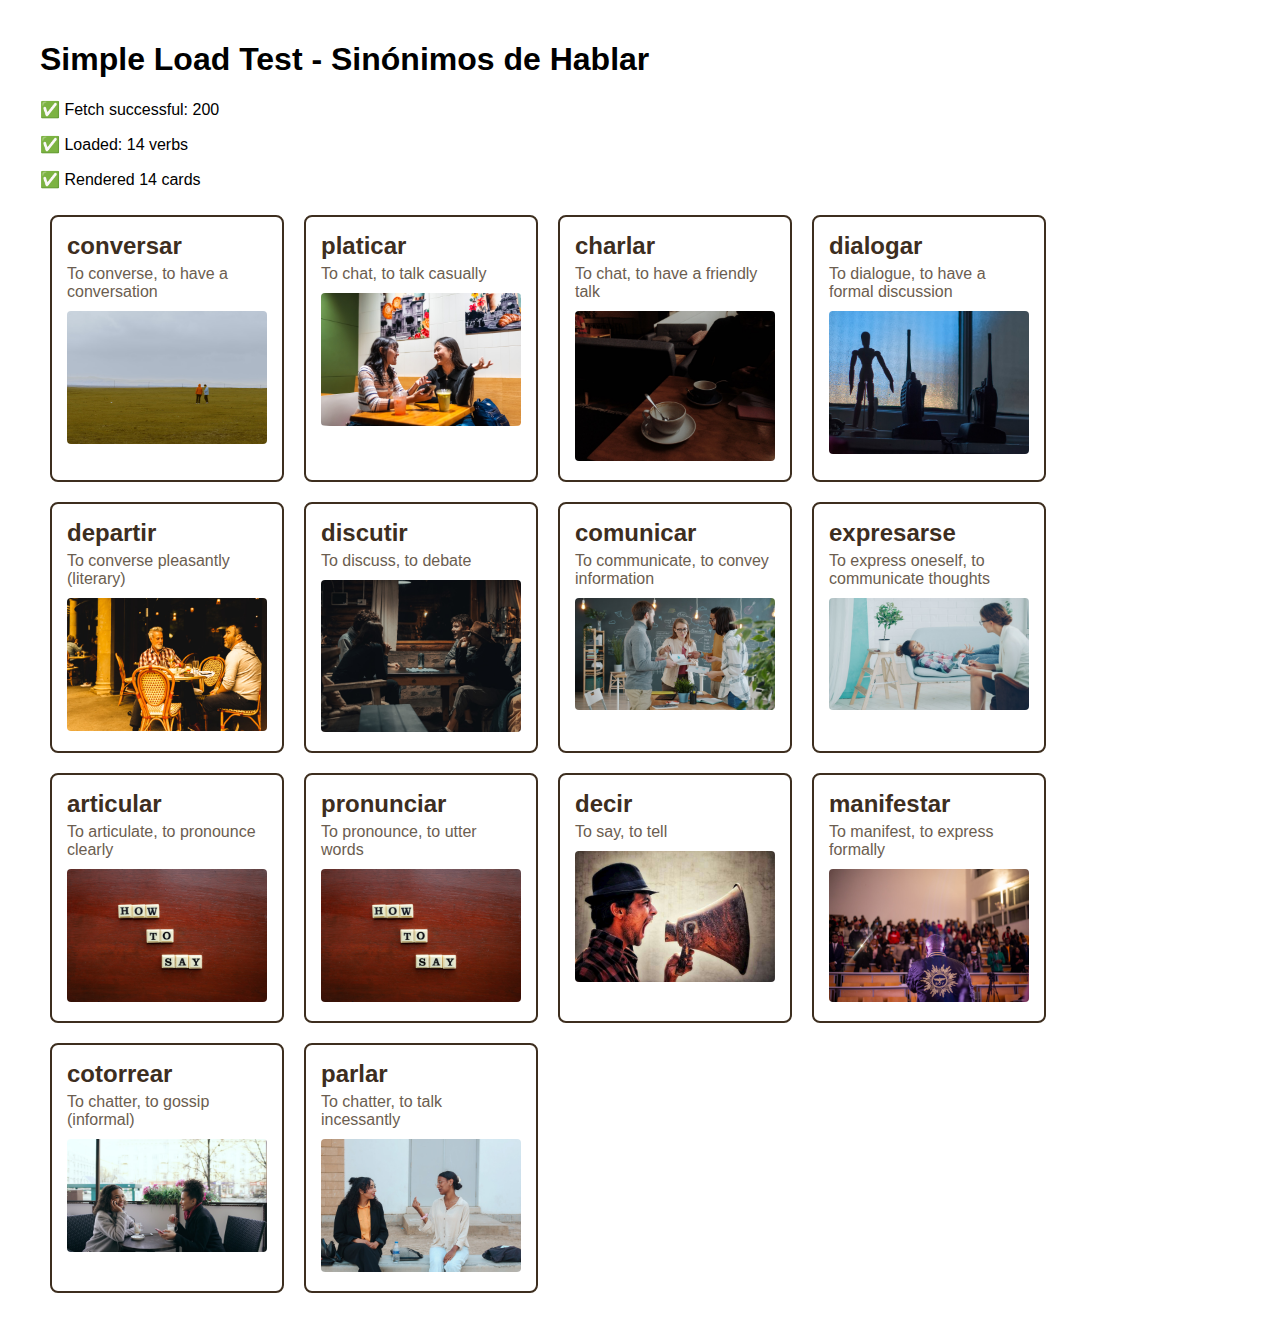
<file: simple-test.html>
<!DOCTYPE html>
<html lang="es">
<head>
    <meta charset="UTF-8">
    <title>Simple Test</title>
    <style>
        body { font-family: Arial; padding: 20px; max-width: 1200px; margin: 0 auto; }
        .card { border: 2px solid #3d2e1f; padding: 15px; margin: 10px; border-radius: 8px; display: inline-block; width: 200px; }
        .verb { font-size: 24px; font-weight: bold; color: #3d2e1f; }
        .def { color: #6b5d4f; margin-top: 5px; }
        img { width: 100%; border-radius: 4px; margin-top: 10px; }
    </style>
</head>
<body>
    <h1>Simple Load Test - Sinónimos de Hablar</h1>
    <div id="status"></div>
    <div id="cards" style="display: flex; flex-wrap: wrap;"></div>

    <script>
        console.log('🧪 Simple test starting...');
        const status = document.getElementById('status');
        const cards = document.getElementById('cards');

        fetch('data/synonyms.json')
            .then(r => {
                console.log('Response status:', r.status);
                status.innerHTML = `<p>✅ Fetch successful: ${r.status}</p>`;
                return r.json();
            })
            .then(data => {
                console.log('Data loaded:', data.length, 'verbs');
                status.innerHTML += `<p>✅ Loaded: ${data.length} verbs</p>`;

                data.forEach(v => {
                    const card = document.createElement('div');
                    card.className = 'card';
                    card.innerHTML = `
                        <div class="verb">${v.verb}</div>
                        <div class="def">${v.quickDefinition}</div>
                        <img src="${v.image}" alt="${v.verb}">
                    `;
                    cards.appendChild(card);
                });

                console.log('✅ Rendered', data.length, 'cards');
                status.innerHTML += `<p>✅ Rendered ${data.length} cards</p>`;
            })
            .catch(err => {
                console.error('❌ Error:', err);
                status.innerHTML = `<p style="color: red;">❌ Error: ${err.message}</p>`;
            });
    </script>
</body>
</html>
</file>
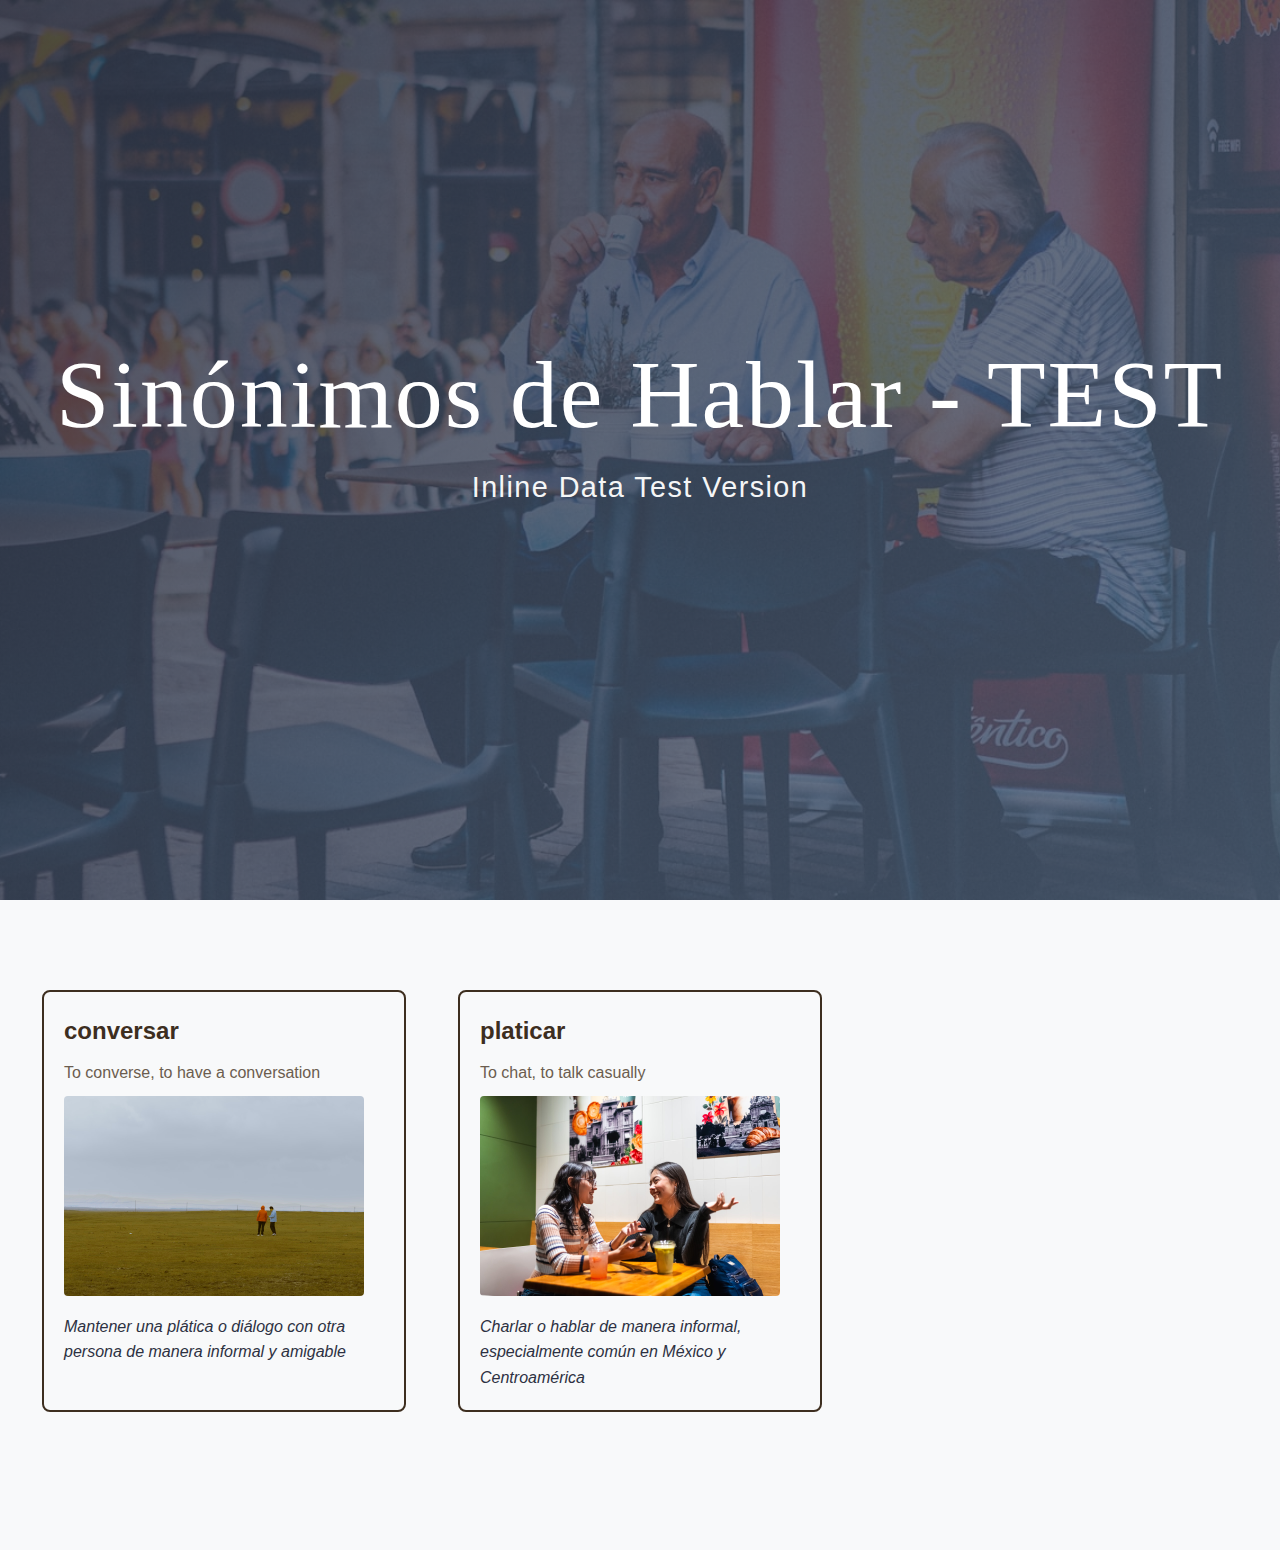
<file: test-inline.html>
<!DOCTYPE html>
<html lang="es">
<head>
    <meta charset="UTF-8">
    <meta name="viewport" content="width=device-width, initial-scale=1.0">
    <title>Inline Test - Sinónimos de Hablar</title>
    <link rel="stylesheet" href="styles/main.css">
</head>
<body>
    <header class="hero">
        <div class="hero-image-container">
            <img id="hero-image" src="assets/images/hero/hero-hablar.jpg" alt="Hablar con el mundo" class="hero-image">
            <div class="hero-overlay"></div>
        </div>
        <div class="hero-content">
            <h1 class="hero-title">Sinónimos de Hablar - TEST</h1>
            <p class="hero-subtitle">Inline Data Test Version</p>
        </div>
    </header>

    <main class="main-content">
        <div class="container">
            <div class="cards-grid" id="cards-grid">
                <!-- Cards will be rendered here -->
            </div>
        </div>
    </main>

    <script>
        // Inline data for testing
        const testData = [
            {
                "verb": "conversar",
                "pronunciation": "con-ver-sar",
                "quickDefinition": "To converse, to have a conversation",
                "definition": "Mantener una plática o diálogo con otra persona de manera informal y amigable",
                "formality": "neutral",
                "context": "cotidiano",
                "regions": ["general"],
                "image": "assets/images/synonyms/conversar.jpg"
            },
            {
                "verb": "platicar",
                "pronunciation": "pla-ti-car",
                "quickDefinition": "To chat, to talk casually",
                "definition": "Charlar o hablar de manera informal, especialmente común en México y Centroamérica",
                "formality": "informal",
                "context": "cotidiano",
                "regions": ["México", "Centroamérica"],
                "image": "assets/images/synonyms/platicar.jpg"
            }
        ];

        console.log('🧪 Inline Test - Starting...');
        console.log(`📊 Test data: ${testData.length} verbs`);

        function renderTestCards() {
            const grid = document.getElementById('cards-grid');
            if (!grid) {
                console.error('❌ Grid not found');
                return;
            }

            console.log('🎨 Rendering cards...');

            testData.forEach(verb => {
                const card = document.createElement('div');
                card.className = 'verb-card';
                card.style.cssText = 'border: 2px solid #3d2e1f; padding: 20px; margin: 10px; border-radius: 8px;';
                card.innerHTML = `
                    <h2 style="color: #3d2e1f; margin: 0 0 10px 0;">${verb.verb}</h2>
                    <p style="color: #6b5d4f; margin: 0;">${verb.quickDefinition}</p>
                    <div style="margin-top: 10px;">
                        <img src="${verb.image}" alt="${verb.verb}" style="width: 100%; max-width: 300px; border-radius: 4px;">
                    </div>
                    <p style="margin-top: 10px; font-style: italic;">${verb.definition}</p>
                `;
                grid.appendChild(card);
            });

            console.log(`✅ Rendered ${testData.length} cards`);
        }

        document.addEventListener('DOMContentLoaded', () => {
            console.log('✅ DOM loaded');
            renderTestCards();
        });
    </script>
</body>
</html>
</file>
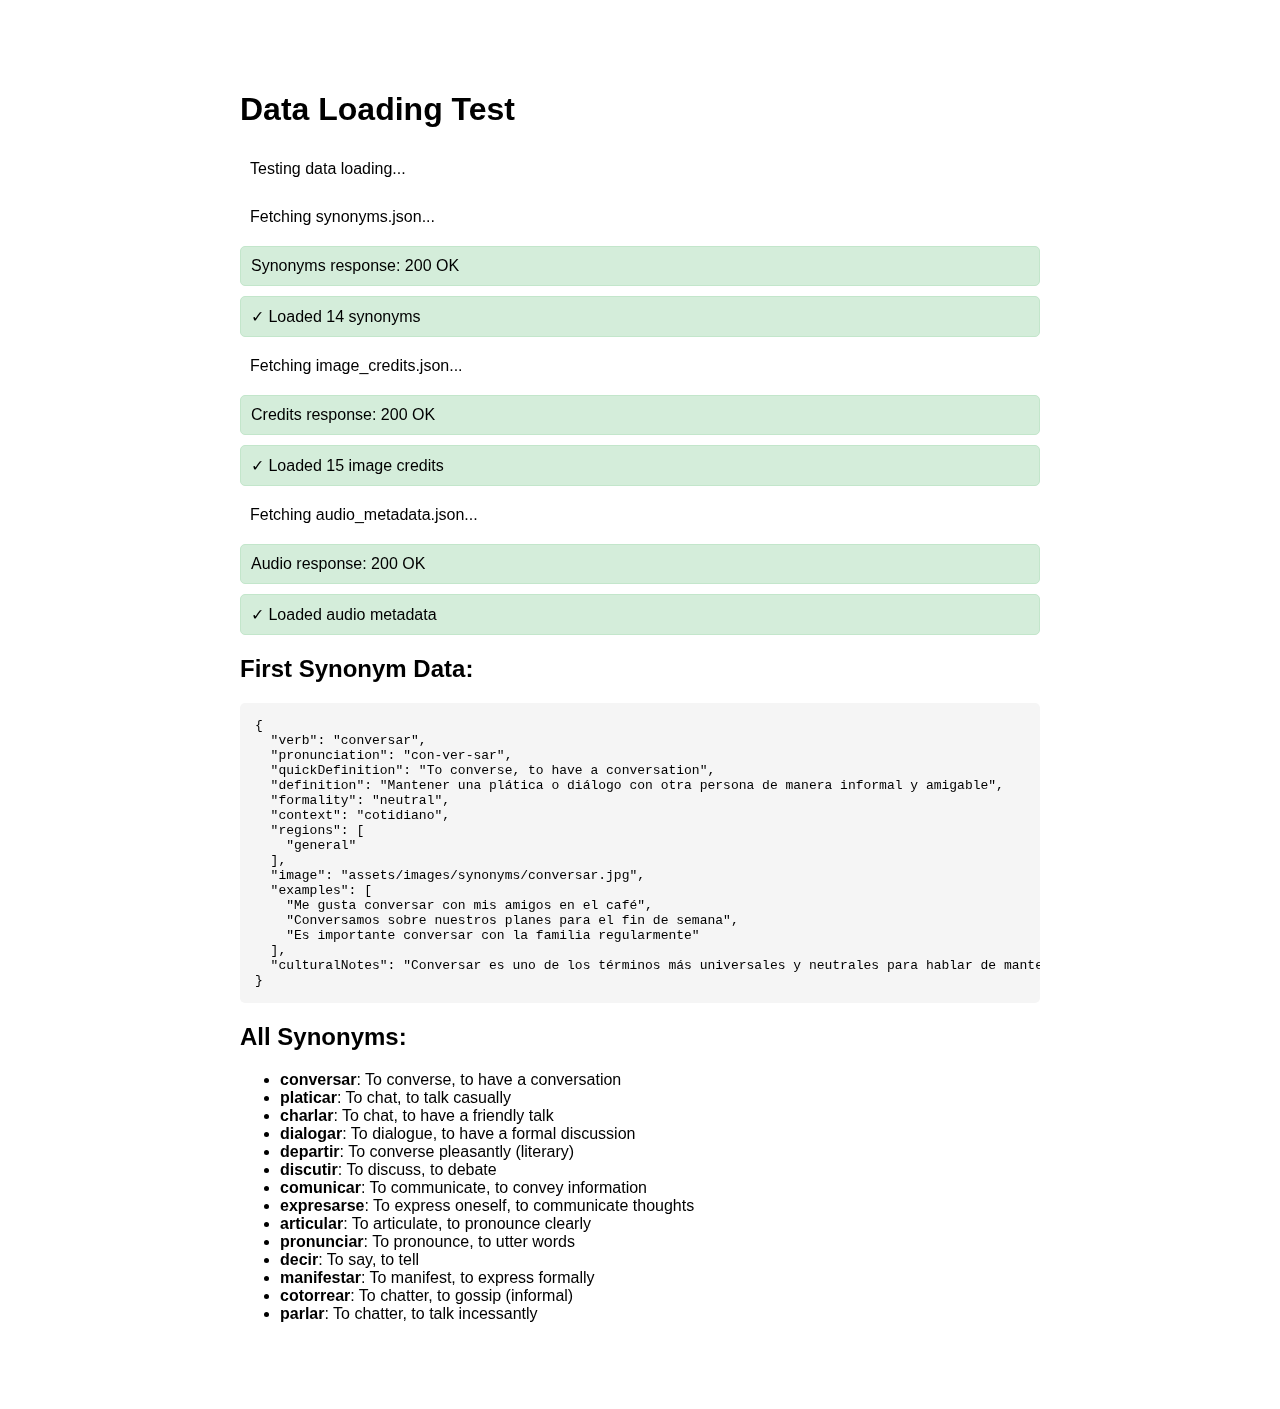
<file: test.html>
<!DOCTYPE html>
<html lang="es">
<head>
    <meta charset="UTF-8">
    <meta name="viewport" content="width=device-width, initial-scale=1.0">
    <title>Debug Test - Sinónimos de Hablar</title>
    <style>
        body {
            font-family: Arial, sans-serif;
            max-width: 800px;
            margin: 50px auto;
            padding: 20px;
        }
        .status {
            padding: 10px;
            margin: 10px 0;
            border-radius: 5px;
        }
        .success { background: #d4edda; border: 1px solid #c3e6cb; }
        .error { background: #f8d7da; border: 1px solid #f5c6cb; }
        pre {
            background: #f5f5f5;
            padding: 15px;
            border-radius: 5px;
            overflow-x: auto;
        }
    </style>
</head>
<body>
    <h1>Data Loading Test</h1>
    <div id="status"></div>
    <div id="results"></div>

    <script>
        const statusDiv = document.getElementById('status');
        const resultsDiv = document.getElementById('results');

        async function testDataLoading() {
            statusDiv.innerHTML = '<div class="status">Testing data loading...</div>';

            try {
                // Test 1: Load synonyms
                statusDiv.innerHTML += '<div class="status">Fetching synonyms.json...</div>';
                const synonymsResponse = await fetch('./src/data/synonyms.json');
                statusDiv.innerHTML += `<div class="status ${synonymsResponse.ok ? 'success' : 'error'}">
                    Synonyms response: ${synonymsResponse.status} ${synonymsResponse.statusText}
                </div>`;

                const synonymsData = await synonymsResponse.json();
                statusDiv.innerHTML += `<div class="status success">
                    ✓ Loaded ${synonymsData.length} synonyms
                </div>`;

                // Test 2: Load image credits
                statusDiv.innerHTML += '<div class="status">Fetching image_credits.json...</div>';
                const creditsResponse = await fetch('./src/data/image_credits.json');
                statusDiv.innerHTML += `<div class="status ${creditsResponse.ok ? 'success' : 'error'}">
                    Credits response: ${creditsResponse.status} ${creditsResponse.statusText}
                </div>`;

                const creditsData = await creditsResponse.json();
                const imageCount = Object.keys(creditsData.images || {}).length;
                statusDiv.innerHTML += `<div class="status success">
                    ✓ Loaded ${imageCount} image credits
                </div>`;

                // Test 3: Load audio metadata
                statusDiv.innerHTML += '<div class="status">Fetching audio_metadata.json...</div>';
                const audioResponse = await fetch('./src/data/audio_metadata.json');
                statusDiv.innerHTML += `<div class="status ${audioResponse.ok ? 'success' : 'error'}">
                    Audio response: ${audioResponse.status} ${audioResponse.statusText}
                </div>`;

                const audioData = await audioResponse.json();
                statusDiv.innerHTML += `<div class="status success">
                    ✓ Loaded audio metadata
                </div>`;

                // Display first synonym
                resultsDiv.innerHTML = `
                    <h2>First Synonym Data:</h2>
                    <pre>${JSON.stringify(synonymsData[0], null, 2)}</pre>

                    <h2>All Synonyms:</h2>
                    <ul>
                        ${synonymsData.map(s => `<li><strong>${s.verb}</strong>: ${s.quickDefinition}</li>`).join('')}
                    </ul>
                `;

            } catch (error) {
                statusDiv.innerHTML += `<div class="status error">
                    ✗ Error: ${error.message}
                </div>`;
                resultsDiv.innerHTML = `<pre>Error details:\n${error.stack}</pre>`;
            }
        }

        // Run test on load
        testDataLoading();
    </script>
</body>
</html>
</file>
<file: styles/main.css>
/* ==========================================
   RESET & BASE STYLES
   ========================================== */
* {
    margin: 0;
    padding: 0;
    box-sizing: border-box;
}

:root {
    /* Sophisticated Color Palette */
    --color-primary: #2d3142;
    --color-secondary: #4f5d75;
    --color-accent: #bfc0c0;
    --color-light: #f8f9fa;
    --color-white: #ffffff;
    --color-overlay: rgba(45, 49, 66, 0.7);

    /* Typography */
    --font-serif: 'Cormorant Garamond', serif;
    --font-sans: 'Inter', sans-serif;

    /* Spacing */
    --spacing-xs: 0.5rem;
    --spacing-sm: 1rem;
    --spacing-md: 2rem;
    --spacing-lg: 3rem;
    --spacing-xl: 5rem;

    /* Transitions */
    --transition-fast: 0.2s ease;
    --transition-medium: 0.4s ease;
    --transition-slow: 0.6s ease;

    /* Shadows */
    --shadow-sm: 0 2px 4px rgba(0, 0, 0, 0.1);
    --shadow-md: 0 4px 12px rgba(0, 0, 0, 0.15);
    --shadow-lg: 0 8px 24px rgba(0, 0, 0, 0.2);

    /* Border Radius */
    --radius-sm: 4px;
    --radius-md: 8px;
    --radius-lg: 16px;
}

html {
    scroll-behavior: smooth;
}

body {
    font-family: var(--font-sans);
    color: var(--color-primary);
    background-color: var(--color-light);
    line-height: 1.6;
    overflow-x: hidden;
}

/* ==========================================
   HERO SECTION
   ========================================== */
.hero {
    position: relative;
    height: 100vh;
    min-height: 600px;
    display: flex;
    align-items: center;
    justify-content: center;
    overflow: hidden;
}

.hero-image-container {
    position: absolute;
    top: 0;
    left: 0;
    width: 100%;
    height: 100%;
}

.hero-image {
    width: 100%;
    height: 100%;
    object-fit: cover;
    animation: kenBurns 20s ease-in-out infinite alternate;
}

@keyframes kenBurns {
    0% {
        transform: scale(1);
    }
    100% {
        transform: scale(1.1);
    }
}

.hero-overlay {
    position: absolute;
    top: 0;
    left: 0;
    width: 100%;
    height: 100%;
    background: linear-gradient(
        135deg,
        rgba(45, 49, 66, 0.85) 0%,
        rgba(79, 93, 117, 0.75) 100%
    );
}

.hero-content {
    position: relative;
    z-index: 2;
    text-align: center;
    color: var(--color-white);
    padding: var(--spacing-md);
    animation: fadeInUp 1s ease-out;
}

@keyframes fadeInUp {
    from {
        opacity: 0;
        transform: translateY(30px);
    }
    to {
        opacity: 1;
        transform: translateY(0);
    }
}

.hero-title {
    font-family: var(--font-serif);
    font-size: clamp(3rem, 8vw, 6rem);
    font-weight: 300;
    letter-spacing: 0.02em;
    margin-bottom: var(--spacing-sm);
    line-height: 1.1;
}

.hero-subtitle {
    font-size: clamp(1.2rem, 3vw, 1.8rem);
    font-weight: 300;
    letter-spacing: 0.05em;
    margin-bottom: var(--spacing-lg);
    opacity: 0.95;
}

.hero-cta {
    margin-top: var(--spacing-lg);
}

.cta-button {
    font-family: var(--font-sans);
    font-size: 1.1rem;
    font-weight: 500;
    padding: 1rem 2.5rem;
    background: var(--color-white);
    color: var(--color-primary);
    border: none;
    border-radius: var(--radius-lg);
    cursor: pointer;
    display: inline-flex;
    align-items: center;
    gap: var(--spacing-xs);
    transition: all var(--transition-medium);
    box-shadow: var(--shadow-md);
}

.cta-button:hover {
    transform: translateY(-2px);
    box-shadow: var(--shadow-lg);
    background: var(--color-light);
}

.cta-button svg {
    transition: transform var(--transition-medium);
}

.cta-button:hover svg {
    transform: translateY(3px);
}

.scroll-indicator {
    position: absolute;
    bottom: var(--spacing-md);
    left: 50%;
    transform: translateX(-50%);
    z-index: 2;
}

.scroll-arrow {
    width: 30px;
    height: 50px;
    border: 2px solid var(--color-white);
    border-radius: 20px;
    position: relative;
}

.scroll-arrow::before {
    content: '';
    position: absolute;
    top: 10px;
    left: 50%;
    transform: translateX(-50%);
    width: 6px;
    height: 6px;
    background: var(--color-white);
    border-radius: 50%;
    animation: scrollAnimation 2s infinite;
}

@keyframes scrollAnimation {
    0%, 100% {
        top: 10px;
        opacity: 1;
    }
    50% {
        top: 30px;
        opacity: 0.3;
    }
}

/* ==========================================
   CONTAINER
   ========================================== */
.container {
    max-width: 1400px;
    margin: 0 auto;
    padding: 0 var(--spacing-md);
}

/* ==========================================
   CONTROLS SECTION
   ========================================== */
.controls {
    background: var(--color-white);
    padding: var(--spacing-lg) 0;
    box-shadow: var(--shadow-sm);
    position: sticky;
    top: 0;
    z-index: 100;
    transition: box-shadow var(--transition-medium);
}

.controls.scrolled {
    box-shadow: var(--shadow-md);
}

.search-bar {
    position: relative;
    margin-bottom: var(--spacing-md);
}

.search-icon {
    position: absolute;
    left: 1.25rem;
    top: 50%;
    transform: translateY(-50%);
    color: var(--color-secondary);
    pointer-events: none;
}

.search-input {
    width: 100%;
    padding: 1rem 1rem 1rem 3rem;
    font-family: var(--font-sans);
    font-size: 1.1rem;
    border: 2px solid var(--color-accent);
    border-radius: var(--radius-md);
    transition: all var(--transition-fast);
    background: var(--color-light);
}

.search-input:focus {
    outline: none;
    border-color: var(--color-secondary);
    background: var(--color-white);
    box-shadow: var(--shadow-sm);
}

.filters {
    display: grid;
    grid-template-columns: repeat(auto-fit, minmax(200px, 1fr));
    gap: var(--spacing-sm);
    align-items: end;
}

.filter-group {
    display: flex;
    flex-direction: column;
    gap: var(--spacing-xs);
}

.filter-label {
    font-size: 0.9rem;
    font-weight: 500;
    color: var(--color-secondary);
    letter-spacing: 0.03em;
}

.filter-select {
    padding: 0.75rem 1rem;
    font-family: var(--font-sans);
    font-size: 1rem;
    border: 2px solid var(--color-accent);
    border-radius: var(--radius-md);
    background: var(--color-light);
    cursor: pointer;
    transition: all var(--transition-fast);
}

.filter-select:hover {
    border-color: var(--color-secondary);
}

.filter-select:focus {
    outline: none;
    border-color: var(--color-primary);
    background: var(--color-white);
}

.reset-button {
    padding: 0.75rem 1.5rem;
    font-family: var(--font-sans);
    font-size: 1rem;
    font-weight: 500;
    background: var(--color-primary);
    color: var(--color-white);
    border: none;
    border-radius: var(--radius-md);
    cursor: pointer;
    display: inline-flex;
    align-items: center;
    gap: var(--spacing-xs);
    transition: all var(--transition-fast);
}

.reset-button:hover {
    background: var(--color-secondary);
    transform: translateY(-1px);
}

/* ==========================================
   MAIN CONTENT
   ========================================== */
.main-content {
    padding: var(--spacing-xl) 0;
    min-height: 60vh;
}

.cards-grid {
    display: grid;
    grid-template-columns: repeat(auto-fill, minmax(350px, 1fr));
    gap: var(--spacing-md);
    margin-bottom: var(--spacing-lg);
}

/* ==========================================
   SYNONYM CARD
   ========================================== */
.synonym-card {
    background: var(--color-white);
    border-radius: var(--radius-lg);
    overflow: hidden;
    box-shadow: var(--shadow-sm);
    transition: all var(--transition-medium);
    cursor: pointer;
    position: relative;
    animation: fadeIn 0.5s ease-out;
}

@keyframes fadeIn {
    from {
        opacity: 0;
        transform: translateY(20px);
    }
    to {
        opacity: 1;
        transform: translateY(0);
    }
}

.synonym-card:hover {
    transform: translateY(-8px);
    box-shadow: var(--shadow-lg);
}

.card-image-container {
    position: relative;
    height: 250px;
    overflow: hidden;
}

.card-image {
    width: 100%;
    height: 100%;
    object-fit: cover;
    transition: transform var(--transition-slow);
}

.synonym-card:hover .card-image {
    transform: scale(1.05);
}

.card-image-overlay {
    position: absolute;
    top: 0;
    left: 0;
    width: 100%;
    height: 100%;
    background: linear-gradient(
        180deg,
        rgba(45, 49, 66, 0) 0%,
        rgba(45, 49, 66, 0.7) 100%
    );
    display: flex;
    align-items: flex-end;
    padding: var(--spacing-md);
    opacity: 0;
    transition: opacity var(--transition-medium);
}

.synonym-card:hover .card-image-overlay {
    opacity: 1;
}

.card-quick-definition {
    color: var(--color-white);
    font-size: 0.95rem;
    line-height: 1.5;
}

.card-content {
    padding: var(--spacing-md);
}

.card-header {
    display: flex;
    justify-content: space-between;
    align-items: flex-start;
    margin-bottom: var(--spacing-sm);
}

.card-verb {
    font-family: var(--font-serif);
    font-size: 2rem;
    font-weight: 500;
    color: var(--color-primary);
    line-height: 1.2;
}

.card-pronunciation {
    display: flex;
    align-items: center;
    gap: 0.5rem;
    font-size: 0.9rem;
    color: var(--color-secondary);
    font-style: italic;
    margin-top: 0.25rem;
}

/* Audio Speaker Button */
.audio-button {
    background: none;
    border: none;
    cursor: pointer;
    padding: 0.25rem;
    display: inline-flex;
    align-items: center;
    justify-content: center;
    color: #4a5568;
    transition: all 0.2s ease;
    border-radius: 50%;
}

.audio-button:hover {
    color: #2d3748;
    background: rgba(0, 0, 0, 0.05);
    transform: scale(1.1);
}

.audio-button:active {
    transform: scale(0.95);
}

.audio-button.playing {
    color: #3182ce;
    animation: pulse 1s ease-in-out infinite;
}

@keyframes pulse {
    0%, 100% { opacity: 1; }
    50% { opacity: 0.5; }
}

.audio-button svg {
    width: 18px;
    height: 18px;
}

/* Example Audio Button */
.example-audio-button {
    background: none;
    border: none;
    cursor: pointer;
    padding: 0.25rem;
    margin-left: 0.5rem;
    display: inline-flex;
    align-items: center;
    color: #718096;
    transition: all 0.2s ease;
    border-radius: 4px;
    vertical-align: middle;
}

.example-audio-button:hover {
    color: #2d3748;
    background: rgba(0, 0, 0, 0.05);
}

.example-audio-button.playing {
    color: #3182ce;
}

.example-audio-button svg {
    width: 16px;
    height: 16px;
}

.card-tags {
    display: flex;
    flex-wrap: wrap;
    gap: var(--spacing-xs);
    margin-top: var(--spacing-sm);
}

.tag {
    padding: 0.35rem 0.75rem;
    font-size: 0.85rem;
    border-radius: var(--radius-sm);
    font-weight: 500;
    letter-spacing: 0.02em;
}

.tag.formality {
    background: rgba(79, 93, 117, 0.1);
    color: var(--color-secondary);
}

.tag.region {
    background: rgba(191, 192, 192, 0.2);
    color: var(--color-primary);
}

.tag.context {
    background: rgba(45, 49, 66, 0.05);
    color: var(--color-primary);
    border: 1px solid var(--color-accent);
}

.card-footer {
    margin-top: var(--spacing-md);
    padding-top: var(--spacing-sm);
    border-top: 1px solid var(--color-accent);
    display: flex;
    justify-content: space-between;
    align-items: center;
}

.card-expand-text {
    font-size: 0.9rem;
    color: var(--color-secondary);
    font-weight: 500;
}

.card-expand-icon {
    transition: transform var(--transition-fast);
}

.synonym-card:hover .card-expand-icon {
    transform: translateX(4px);
}

/* ==========================================
   NO RESULTS
   ========================================== */
.no-results {
    text-align: center;
    padding: var(--spacing-xl) var(--spacing-md);
    color: var(--color-secondary);
}

.no-results svg {
    margin-bottom: var(--spacing-md);
    opacity: 0.5;
}

.no-results h3 {
    font-family: var(--font-serif);
    font-size: 1.8rem;
    margin-bottom: var(--spacing-sm);
    color: var(--color-primary);
}

.no-results p {
    font-size: 1.1rem;
}

/* ==========================================
   MODAL
   ========================================== */
.modal {
    position: fixed;
    top: 0;
    left: 0;
    width: 100%;
    height: 100%;
    z-index: 1000;
    display: none;
    align-items: center;
    justify-content: center;
    padding: var(--spacing-md);
}

.modal.active {
    display: flex;
}

.modal-backdrop {
    position: absolute;
    top: 0;
    left: 0;
    width: 100%;
    height: 100%;
    background: rgba(45, 49, 66, 0.9);
    backdrop-filter: blur(8px);
    animation: fadeIn var(--transition-medium);
}

.modal-content {
    position: relative;
    background: var(--color-white);
    border-radius: var(--radius-lg);
    max-width: 1000px;
    max-height: 90vh;
    overflow-y: auto;
    box-shadow: var(--shadow-lg);
    animation: slideUp var(--transition-medium);
}

@keyframes slideUp {
    from {
        opacity: 0;
        transform: translateY(50px);
    }
    to {
        opacity: 1;
        transform: translateY(0);
    }
}

.modal-close {
    position: absolute;
    top: var(--spacing-md);
    right: var(--spacing-md);
    z-index: 10;
    background: var(--color-white);
    border: none;
    width: 40px;
    height: 40px;
    border-radius: 50%;
    cursor: pointer;
    display: flex;
    align-items: center;
    justify-content: center;
    box-shadow: var(--shadow-md);
    transition: all var(--transition-fast);
}

.modal-close:hover {
    background: var(--color-light);
    transform: rotate(90deg);
}

.modal-body {
    display: grid;
    grid-template-columns: 1fr 1fr;
    gap: var(--spacing-lg);
}

.modal-image-container {
    position: relative;
    height: 100%;
    min-height: 500px;
}

.modal-image {
    width: 100%;
    height: 100%;
    object-fit: cover;
    border-radius: var(--radius-lg) 0 0 var(--radius-lg);
}

.modal-image-credit {
    position: absolute;
    bottom: 0;
    left: 0;
    right: 0;
    background: linear-gradient(
        180deg,
        rgba(45, 49, 66, 0) 0%,
        rgba(45, 49, 66, 0.8) 100%
    );
    padding: var(--spacing-md);
    color: var(--color-white);
    font-size: 0.85rem;
}

.modal-image-credit a {
    color: var(--color-white);
    text-decoration: underline;
}

.modal-details {
    padding: var(--spacing-lg);
    padding-left: 0;
}

.modal-header {
    margin-bottom: var(--spacing-md);
}

.modal-verb {
    font-family: var(--font-serif);
    font-size: 3rem;
    font-weight: 500;
    color: var(--color-primary);
    line-height: 1.1;
    margin-bottom: var(--spacing-xs);
}

.modal-pronunciation {
    font-size: 1.2rem;
    color: var(--color-secondary);
    font-style: italic;
}

.modal-tags {
    display: flex;
    flex-wrap: wrap;
    gap: var(--spacing-xs);
    margin-bottom: var(--spacing-lg);
}

.modal-section {
    margin-bottom: var(--spacing-lg);
}

.section-title {
    font-family: var(--font-serif);
    font-size: 1.5rem;
    font-weight: 600;
    color: var(--color-primary);
    margin-bottom: var(--spacing-sm);
}

.modal-definition {
    font-size: 1.1rem;
    line-height: 1.7;
    color: var(--color-secondary);
}

.examples-list {
    list-style: none;
    display: flex;
    flex-direction: column;
    gap: var(--spacing-sm);
}

.examples-list li {
    padding-left: var(--spacing-md);
    position: relative;
    font-size: 1rem;
    line-height: 1.6;
    color: var(--color-primary);
}

.examples-list li::before {
    content: '→';
    position: absolute;
    left: 0;
    color: var(--color-secondary);
    font-weight: bold;
}

.modal-cultural {
    font-size: 1rem;
    line-height: 1.7;
    color: var(--color-secondary);
    font-style: italic;
    background: rgba(191, 192, 192, 0.1);
    padding: var(--spacing-md);
    border-radius: var(--radius-md);
}

.regions-list {
    display: flex;
    flex-wrap: wrap;
    gap: var(--spacing-sm);
}

.region-badge {
    padding: 0.5rem 1rem;
    background: var(--color-primary);
    color: var(--color-white);
    border-radius: var(--radius-md);
    font-size: 0.95rem;
    font-weight: 500;
}

/* ==========================================
   FOOTER
   ========================================== */
.footer {
    background: var(--color-primary);
    color: var(--color-white);
    padding: var(--spacing-lg) 0;
    text-align: center;
}

.footer-text {
    margin-bottom: var(--spacing-sm);
    opacity: 0.9;
}

.footer-text a {
    color: var(--color-white);
    text-decoration: underline;
    transition: opacity var(--transition-fast);
}

.footer-text a:hover {
    opacity: 0.7;
}

.footer-copyright {
    font-size: 0.9rem;
    opacity: 0.7;
}

/* ==========================================
   RESPONSIVE DESIGN
   ========================================== */
@media (max-width: 968px) {
    .modal-body {
        grid-template-columns: 1fr;
    }

    .modal-image-container {
        min-height: 300px;
    }

    .modal-image {
        border-radius: var(--radius-lg) var(--radius-lg) 0 0;
    }

    .modal-details {
        padding: var(--spacing-md);
    }

    .modal-verb {
        font-size: 2.5rem;
    }
}

@media (max-width: 768px) {
    .cards-grid {
        grid-template-columns: 1fr;
    }

    .filters {
        grid-template-columns: 1fr;
    }

    .reset-button {
        width: 100%;
        justify-content: center;
    }

    .hero-title {
        font-size: 3rem;
    }

    .hero-subtitle {
        font-size: 1.2rem;
    }
}

@media (max-width: 480px) {
    :root {
        --spacing-md: 1.5rem;
        --spacing-lg: 2rem;
        --spacing-xl: 3rem;
    }

    .card-verb {
        font-size: 1.75rem;
    }

    .modal-verb {
        font-size: 2rem;
    }
}

/* ==========================================
   ANIMATIONS & INTERACTIONS
   ========================================== */
@media (prefers-reduced-motion: reduce) {
    *,
    *::before,
    *::after {
        animation-duration: 0.01ms !important;
        animation-iteration-count: 1 !important;
        transition-duration: 0.01ms !important;
    }
}

/* Loading state */
.synonym-card.loading {
    opacity: 0.6;
    pointer-events: none;
}

/* Image loading placeholder */
.card-image,
.modal-image {
    background: linear-gradient(
        90deg,
        var(--color-accent) 0%,
        var(--color-light) 50%,
        var(--color-accent) 100%
    );
    background-size: 200% 100%;
}

.card-image.loading,
.modal-image.loading {
    animation: shimmer 1.5s infinite;
}

@keyframes shimmer {
    0% {
        background-position: -200% 0;
    }
    100% {
        background-position: 200% 0;
    }
}
</file>
